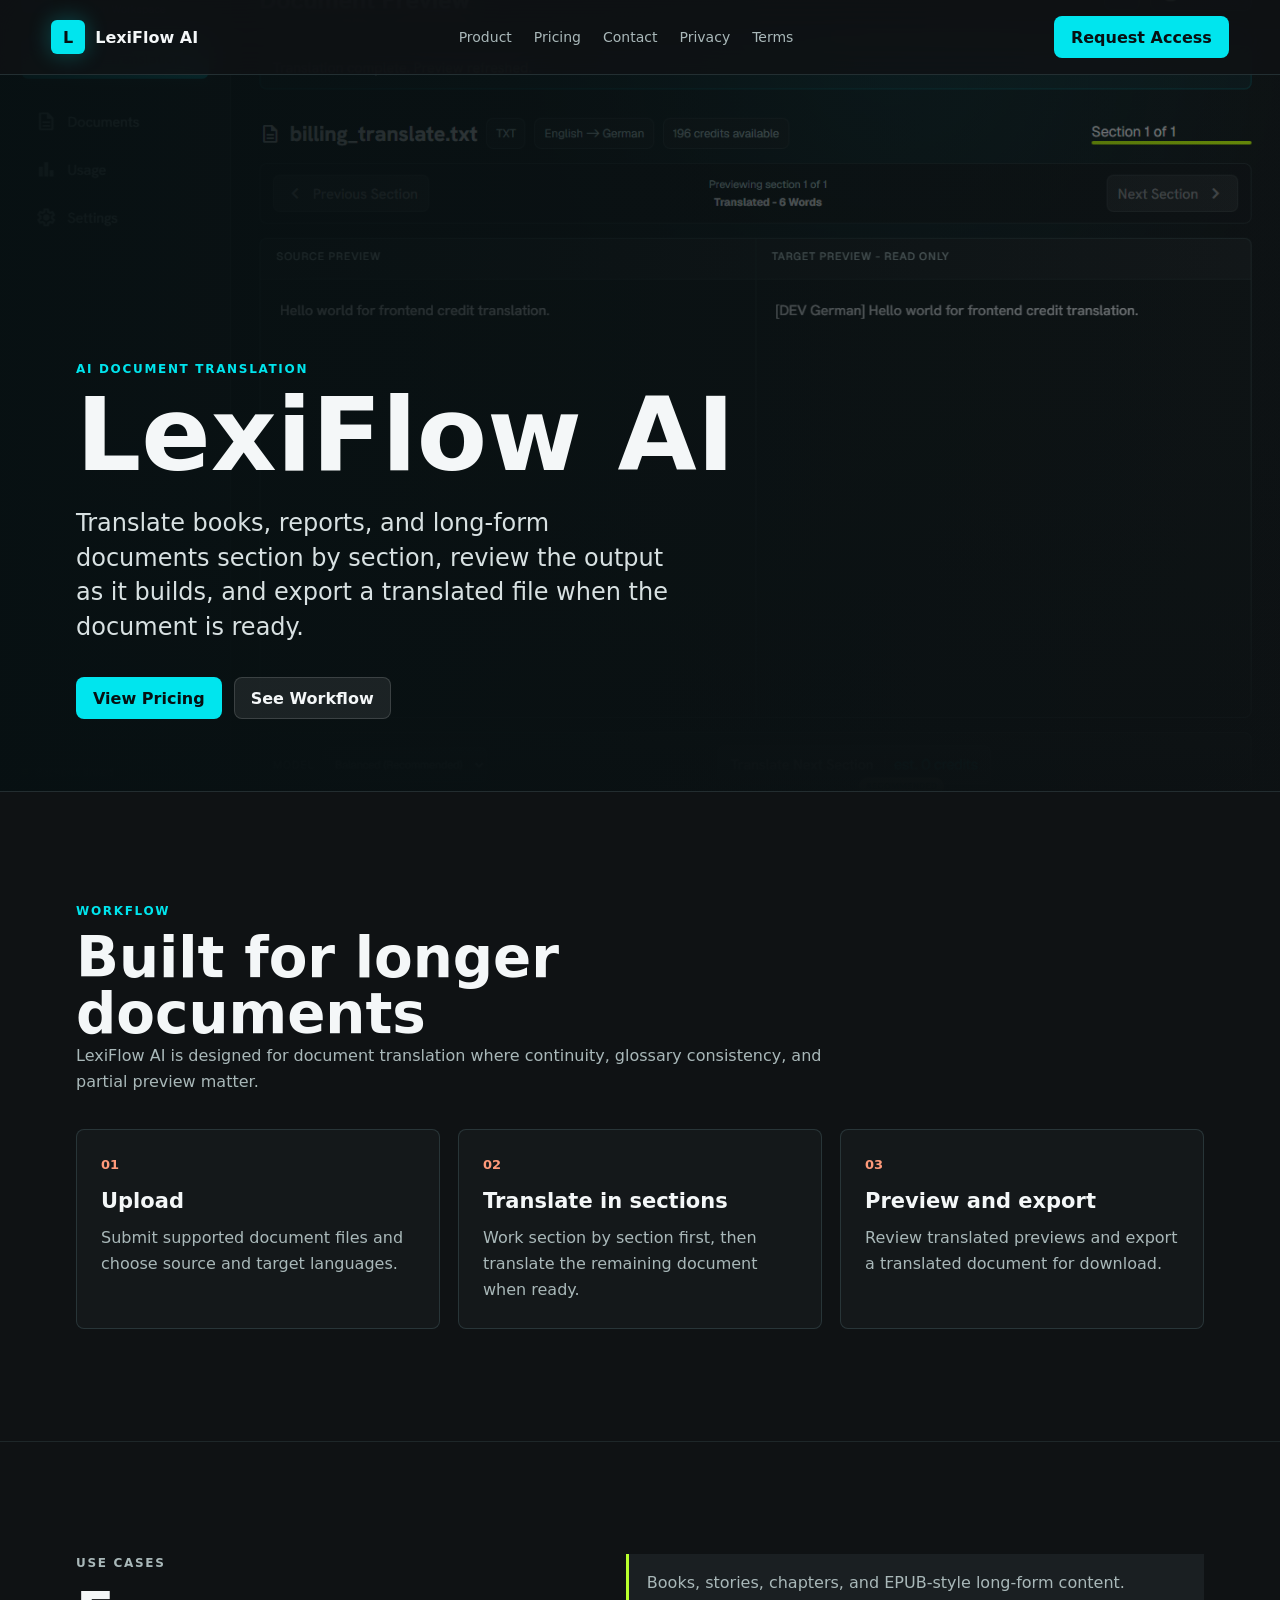
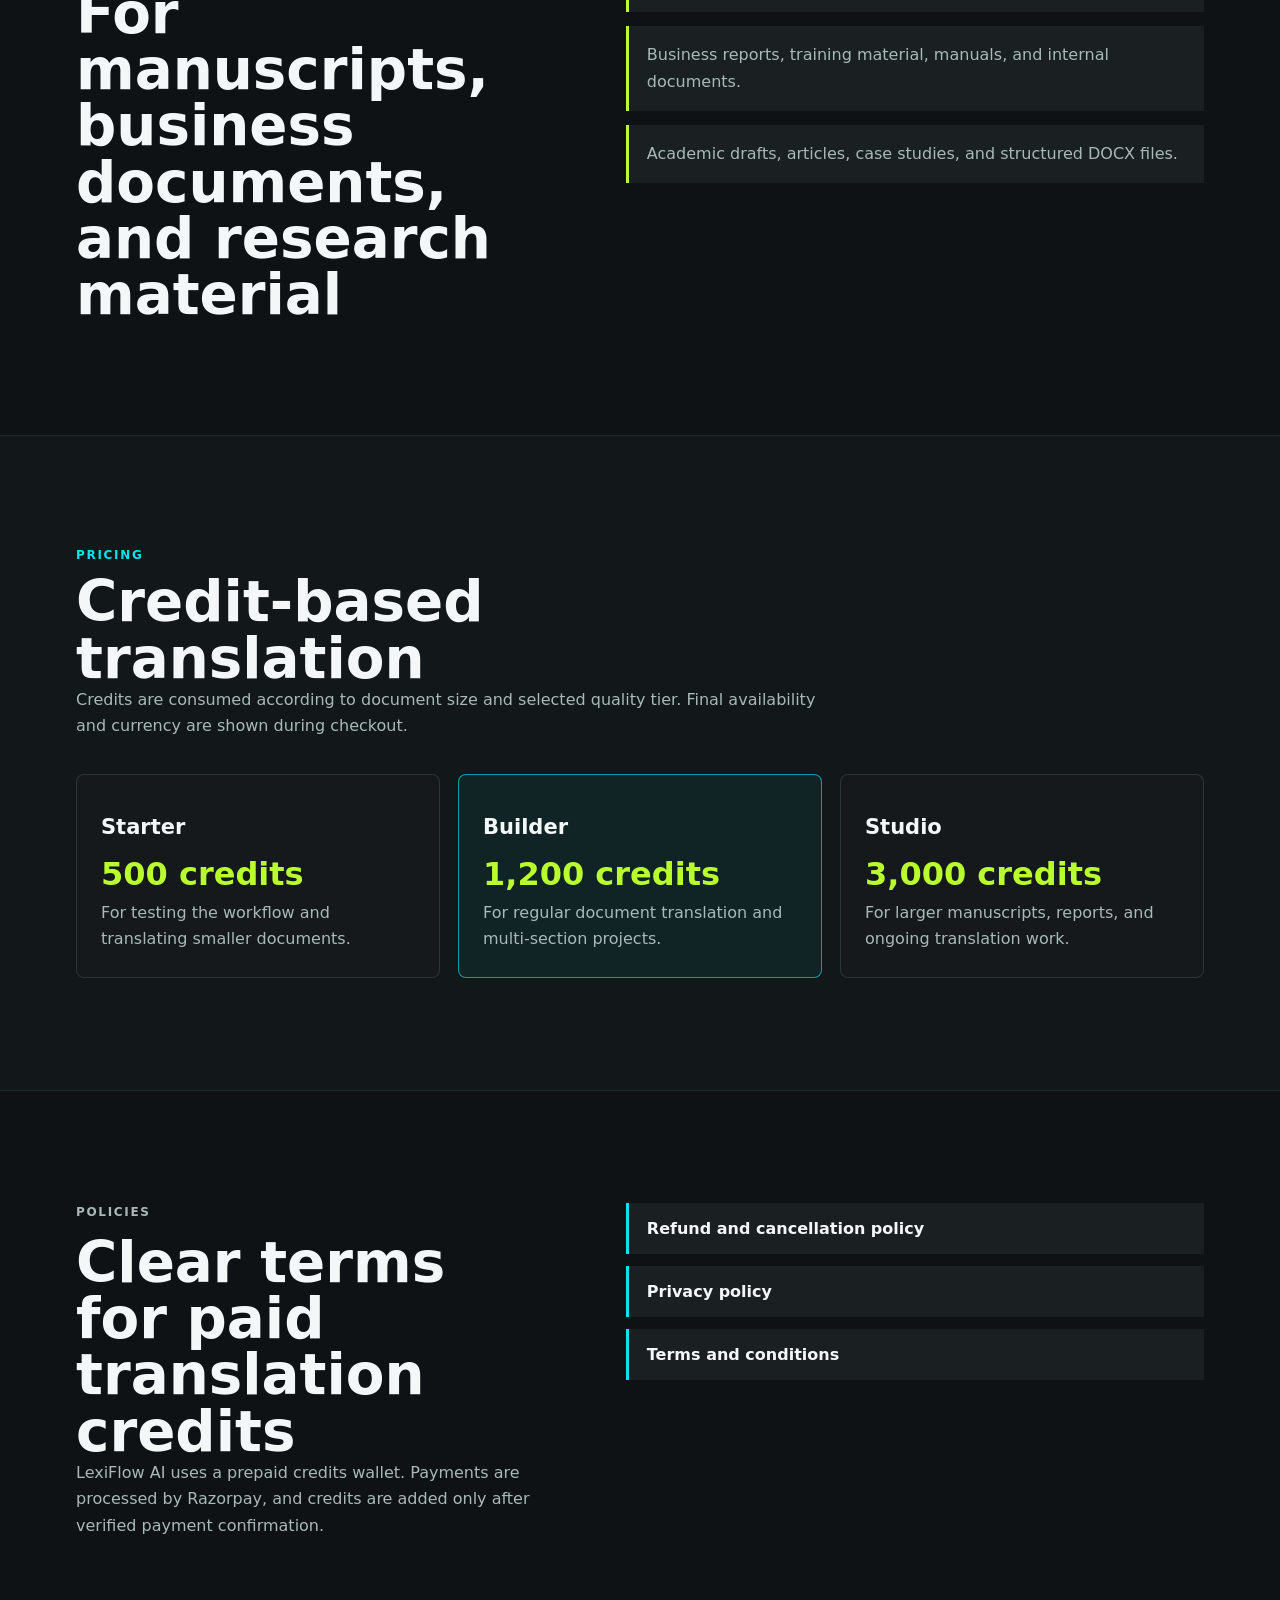
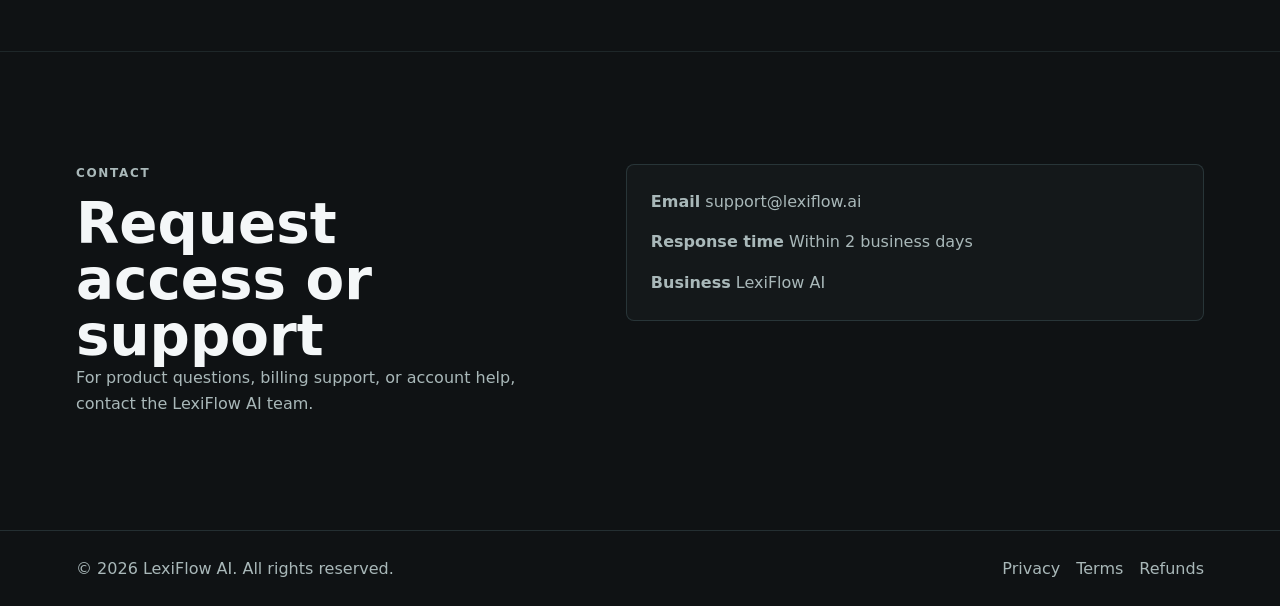
<file: landing/index.html>
<!doctype html>
<html lang="en">
  <head>
    <meta charset="utf-8" />
    <meta name="viewport" content="width=device-width, initial-scale=1" />
    <title>LexiFlow AI | Document Translation Workspace</title>
    <meta
      name="description"
      content="LexiFlow AI helps readers, authors, and teams translate long documents section by section with preview, export, and credit-based usage."
    />
    <link rel="stylesheet" href="./styles.css" />
  </head>
  <body>
    <header class="site-header">
      <a class="brand" href="./index.html" aria-label="LexiFlow AI home">
        <span class="brand-mark">L</span>
        <span>LexiFlow AI</span>
      </a>
      <nav class="nav-links" aria-label="Primary navigation">
        <a href="#product">Product</a>
        <a href="#pricing">Pricing</a>
        <a href="#contact">Contact</a>
        <a href="./privacy.html">Privacy</a>
        <a href="./terms.html">Terms</a>
      </nav>
      <a class="nav-cta" href="#contact">Request Access</a>
    </header>

    <main>
      <section class="hero" aria-label="LexiFlow AI overview">
        <img
          class="hero-media"
          src="./assets/product-workspace.png"
          alt="LexiFlow AI document translation workspace with source and translated preview panes"
        />
        <div class="hero-overlay"></div>
        <div class="hero-content">
          <p class="eyebrow">AI document translation</p>
          <h1>LexiFlow AI</h1>
          <p class="hero-copy">
            Translate books, reports, and long-form documents section by section,
            review the output as it builds, and export a translated file when the
            document is ready.
          </p>
          <div class="hero-actions">
            <a class="button primary" href="#pricing">View Pricing</a>
            <a class="button secondary" href="#product">See Workflow</a>
          </div>
        </div>
      </section>

      <section class="section product-band" id="product">
        <div class="section-heading">
          <p class="eyebrow">Workflow</p>
          <h2>Built for longer documents</h2>
          <p>
            LexiFlow AI is designed for document translation where continuity,
            glossary consistency, and partial preview matter.
          </p>
        </div>
        <div class="feature-grid">
          <article class="feature-card">
            <span>01</span>
            <h3>Upload</h3>
            <p>Submit supported document files and choose source and target languages.</p>
          </article>
          <article class="feature-card">
            <span>02</span>
            <h3>Translate in sections</h3>
            <p>Work section by section first, then translate the remaining document when ready.</p>
          </article>
          <article class="feature-card">
            <span>03</span>
            <h3>Preview and export</h3>
            <p>Review translated previews and export a translated document for download.</p>
          </article>
        </div>
      </section>

      <section class="section split-section">
        <div>
          <p class="eyebrow">Use cases</p>
          <h2>For manuscripts, business documents, and research material</h2>
        </div>
        <div class="use-list">
          <p>Books, stories, chapters, and EPUB-style long-form content.</p>
          <p>Business reports, training material, manuals, and internal documents.</p>
          <p>Academic drafts, articles, case studies, and structured DOCX files.</p>
        </div>
      </section>

      <section class="section pricing-band" id="pricing">
        <div class="section-heading">
          <p class="eyebrow">Pricing</p>
          <h2>Credit-based translation</h2>
          <p>
            Credits are consumed according to document size and selected quality
            tier. Final availability and currency are shown during checkout.
          </p>
        </div>
        <div class="pricing-grid">
          <article class="price-card">
            <h3>Starter</h3>
            <strong>500 credits</strong>
            <p>For testing the workflow and translating smaller documents.</p>
          </article>
          <article class="price-card highlighted">
            <h3>Builder</h3>
            <strong>1,200 credits</strong>
            <p>For regular document translation and multi-section projects.</p>
          </article>
          <article class="price-card">
            <h3>Studio</h3>
            <strong>3,000 credits</strong>
            <p>For larger manuscripts, reports, and ongoing translation work.</p>
          </article>
        </div>
      </section>

      <section class="section trust-section">
        <div class="trust-copy">
          <p class="eyebrow">Policies</p>
          <h2>Clear terms for paid translation credits</h2>
          <p>
            LexiFlow AI uses a prepaid credits wallet. Payments are processed by
            Razorpay, and credits are added only after verified payment confirmation.
          </p>
        </div>
        <div class="policy-links">
          <a href="./refund.html">Refund and cancellation policy</a>
          <a href="./privacy.html">Privacy policy</a>
          <a href="./terms.html">Terms and conditions</a>
        </div>
      </section>

      <section class="section contact-section" id="contact">
        <div>
          <p class="eyebrow">Contact</p>
          <h2>Request access or support</h2>
          <p>
            For product questions, billing support, or account help, contact the
            LexiFlow AI team.
          </p>
        </div>
        <div class="contact-card">
          <p><strong>Email</strong> support@lexiflow.ai</p>
          <p><strong>Response time</strong> Within 2 business days</p>
          <p><strong>Business</strong> LexiFlow AI</p>
        </div>
      </section>
    </main>

    <footer class="site-footer">
      <span>© 2026 LexiFlow AI. All rights reserved.</span>
      <span>
        <a href="./privacy.html">Privacy</a>
        <a href="./terms.html">Terms</a>
        <a href="./refund.html">Refunds</a>
      </span>
    </footer>
  </body>
</html>
</file>
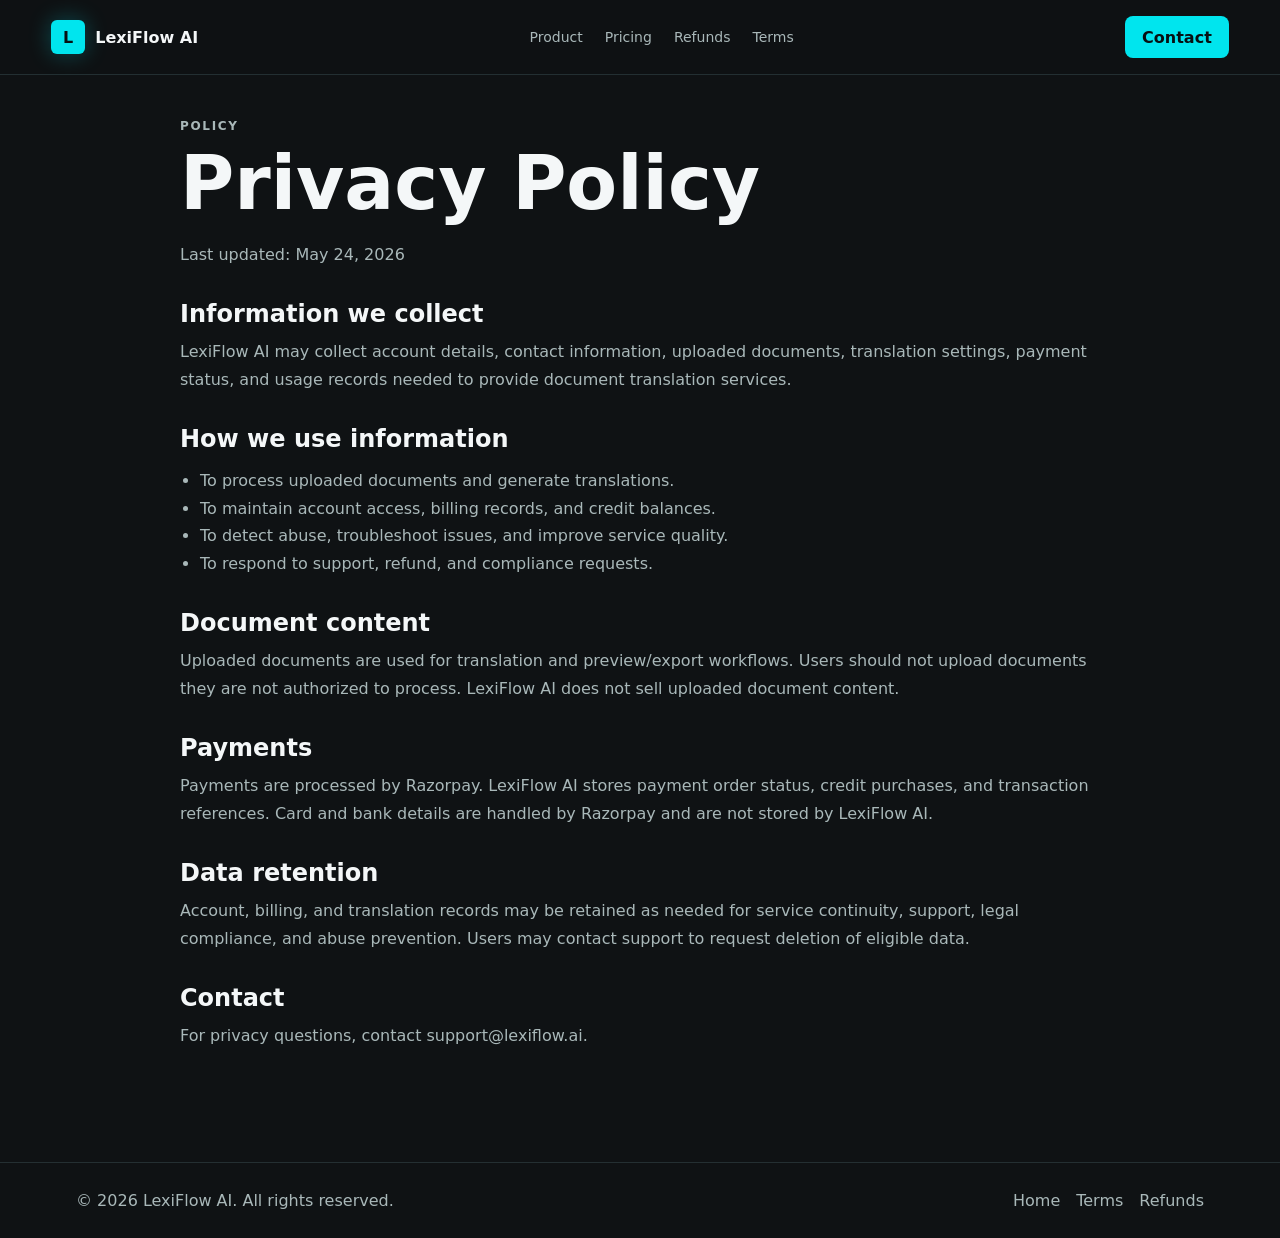
<file: landing/privacy.html>
<!doctype html>
<html lang="en">
  <head>
    <meta charset="utf-8" />
    <meta name="viewport" content="width=device-width, initial-scale=1" />
    <title>Privacy Policy | LexiFlow AI</title>
    <meta name="description" content="Privacy policy for LexiFlow AI." />
    <link rel="stylesheet" href="./styles.css" />
  </head>
  <body>
    <header class="site-header">
      <a class="brand" href="./index.html"><span class="brand-mark">L</span><span>LexiFlow AI</span></a>
      <nav class="nav-links" aria-label="Primary navigation">
        <a href="./index.html#product">Product</a>
        <a href="./index.html#pricing">Pricing</a>
        <a href="./refund.html">Refunds</a>
        <a href="./terms.html">Terms</a>
      </nav>
      <a class="nav-cta" href="./index.html#contact">Contact</a>
    </header>
    <main class="section policy-page">
      <article class="policy-document">
        <p class="eyebrow">Policy</p>
        <h1>Privacy Policy</h1>
        <p>Last updated: May 24, 2026</p>

        <h2>Information we collect</h2>
        <p>
          LexiFlow AI may collect account details, contact information, uploaded
          documents, translation settings, payment status, and usage records
          needed to provide document translation services.
        </p>

        <h2>How we use information</h2>
        <ul>
          <li>To process uploaded documents and generate translations.</li>
          <li>To maintain account access, billing records, and credit balances.</li>
          <li>To detect abuse, troubleshoot issues, and improve service quality.</li>
          <li>To respond to support, refund, and compliance requests.</li>
        </ul>

        <h2>Document content</h2>
        <p>
          Uploaded documents are used for translation and preview/export
          workflows. Users should not upload documents they are not authorized to
          process. LexiFlow AI does not sell uploaded document content.
        </p>

        <h2>Payments</h2>
        <p>
          Payments are processed by Razorpay. LexiFlow AI stores payment order
          status, credit purchases, and transaction references. Card and bank
          details are handled by Razorpay and are not stored by LexiFlow AI.
        </p>

        <h2>Data retention</h2>
        <p>
          Account, billing, and translation records may be retained as needed for
          service continuity, support, legal compliance, and abuse prevention.
          Users may contact support to request deletion of eligible data.
        </p>

        <h2>Contact</h2>
        <p>
          For privacy questions, contact support@lexiflow.ai.
        </p>
      </article>
    </main>
    <footer class="site-footer">
      <span>© 2026 LexiFlow AI. All rights reserved.</span>
      <span><a href="./index.html">Home</a><a href="./terms.html">Terms</a><a href="./refund.html">Refunds</a></span>
    </footer>
  </body>
</html>
</file>
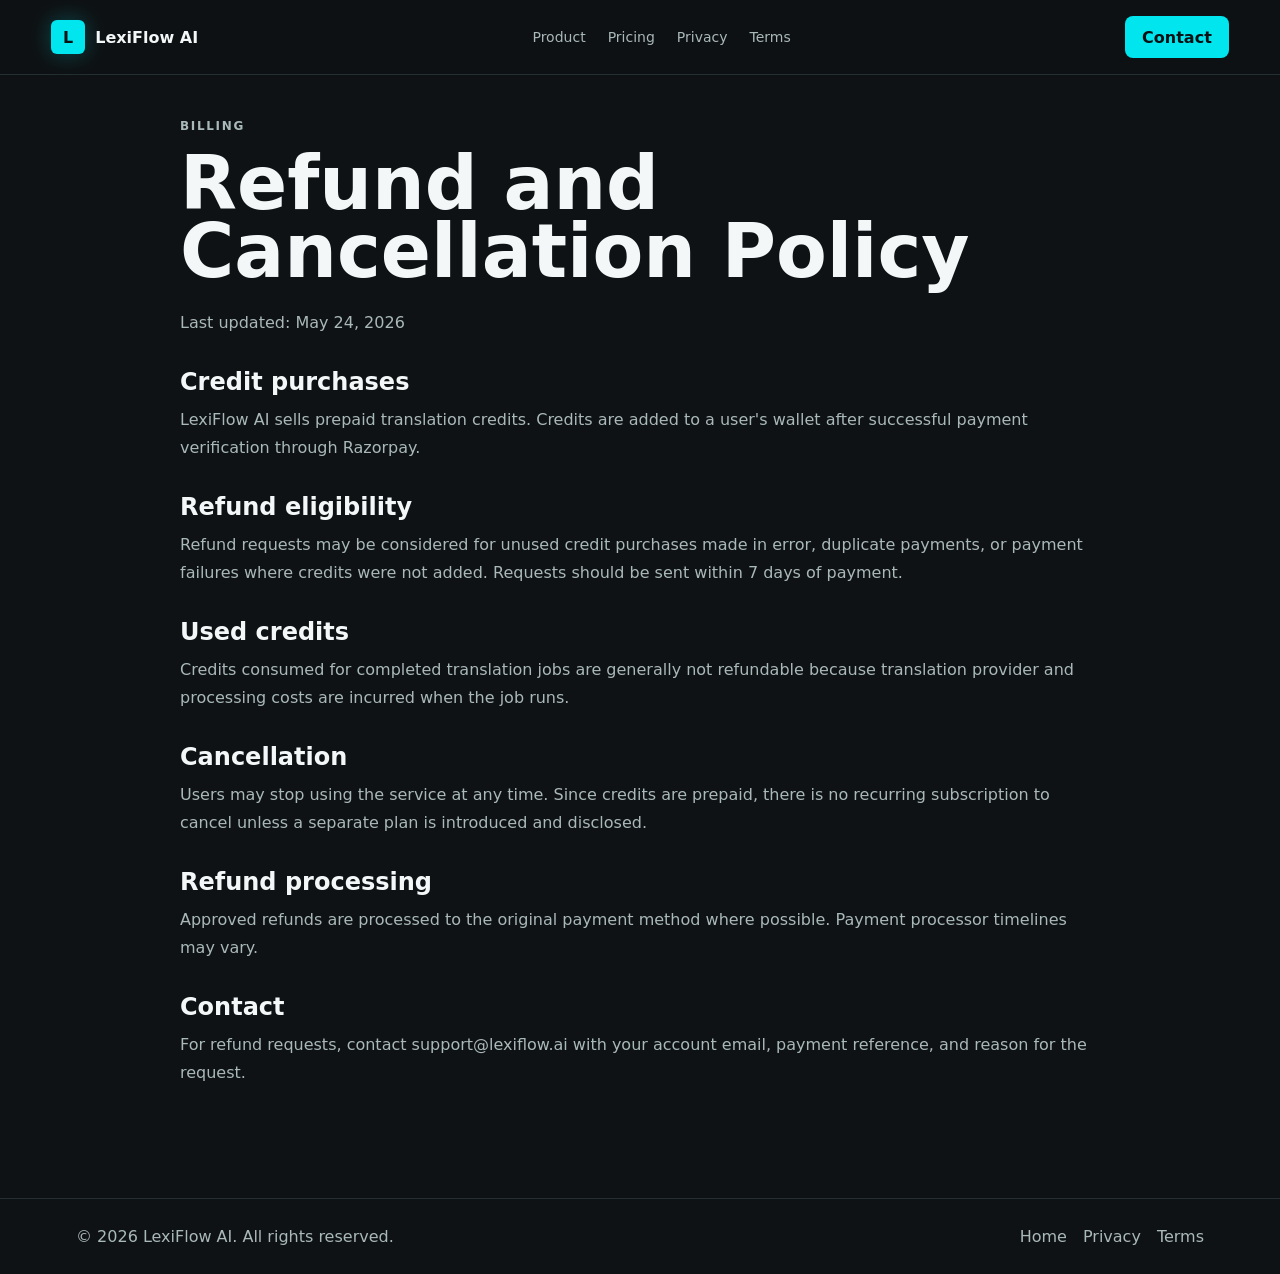
<file: landing/refund.html>
<!doctype html>
<html lang="en">
  <head>
    <meta charset="utf-8" />
    <meta name="viewport" content="width=device-width, initial-scale=1" />
    <title>Refund and Cancellation Policy | LexiFlow AI</title>
    <meta name="description" content="Refund and cancellation policy for LexiFlow AI." />
    <link rel="stylesheet" href="./styles.css" />
  </head>
  <body>
    <header class="site-header">
      <a class="brand" href="./index.html"><span class="brand-mark">L</span><span>LexiFlow AI</span></a>
      <nav class="nav-links" aria-label="Primary navigation">
        <a href="./index.html#product">Product</a>
        <a href="./index.html#pricing">Pricing</a>
        <a href="./privacy.html">Privacy</a>
        <a href="./terms.html">Terms</a>
      </nav>
      <a class="nav-cta" href="./index.html#contact">Contact</a>
    </header>
    <main class="section policy-page">
      <article class="policy-document">
        <p class="eyebrow">Billing</p>
        <h1>Refund and Cancellation Policy</h1>
        <p>Last updated: May 24, 2026</p>

        <h2>Credit purchases</h2>
        <p>
          LexiFlow AI sells prepaid translation credits. Credits are added to a
          user's wallet after successful payment verification through Razorpay.
        </p>

        <h2>Refund eligibility</h2>
        <p>
          Refund requests may be considered for unused credit purchases made in
          error, duplicate payments, or payment failures where credits were not
          added. Requests should be sent within 7 days of payment.
        </p>

        <h2>Used credits</h2>
        <p>
          Credits consumed for completed translation jobs are generally not
          refundable because translation provider and processing costs are
          incurred when the job runs.
        </p>

        <h2>Cancellation</h2>
        <p>
          Users may stop using the service at any time. Since credits are prepaid,
          there is no recurring subscription to cancel unless a separate plan is
          introduced and disclosed.
        </p>

        <h2>Refund processing</h2>
        <p>
          Approved refunds are processed to the original payment method where
          possible. Payment processor timelines may vary.
        </p>

        <h2>Contact</h2>
        <p>
          For refund requests, contact support@lexiflow.ai with your account
          email, payment reference, and reason for the request.
        </p>
      </article>
    </main>
    <footer class="site-footer">
      <span>© 2026 LexiFlow AI. All rights reserved.</span>
      <span><a href="./index.html">Home</a><a href="./privacy.html">Privacy</a><a href="./terms.html">Terms</a></span>
    </footer>
  </body>
</html>
</file>
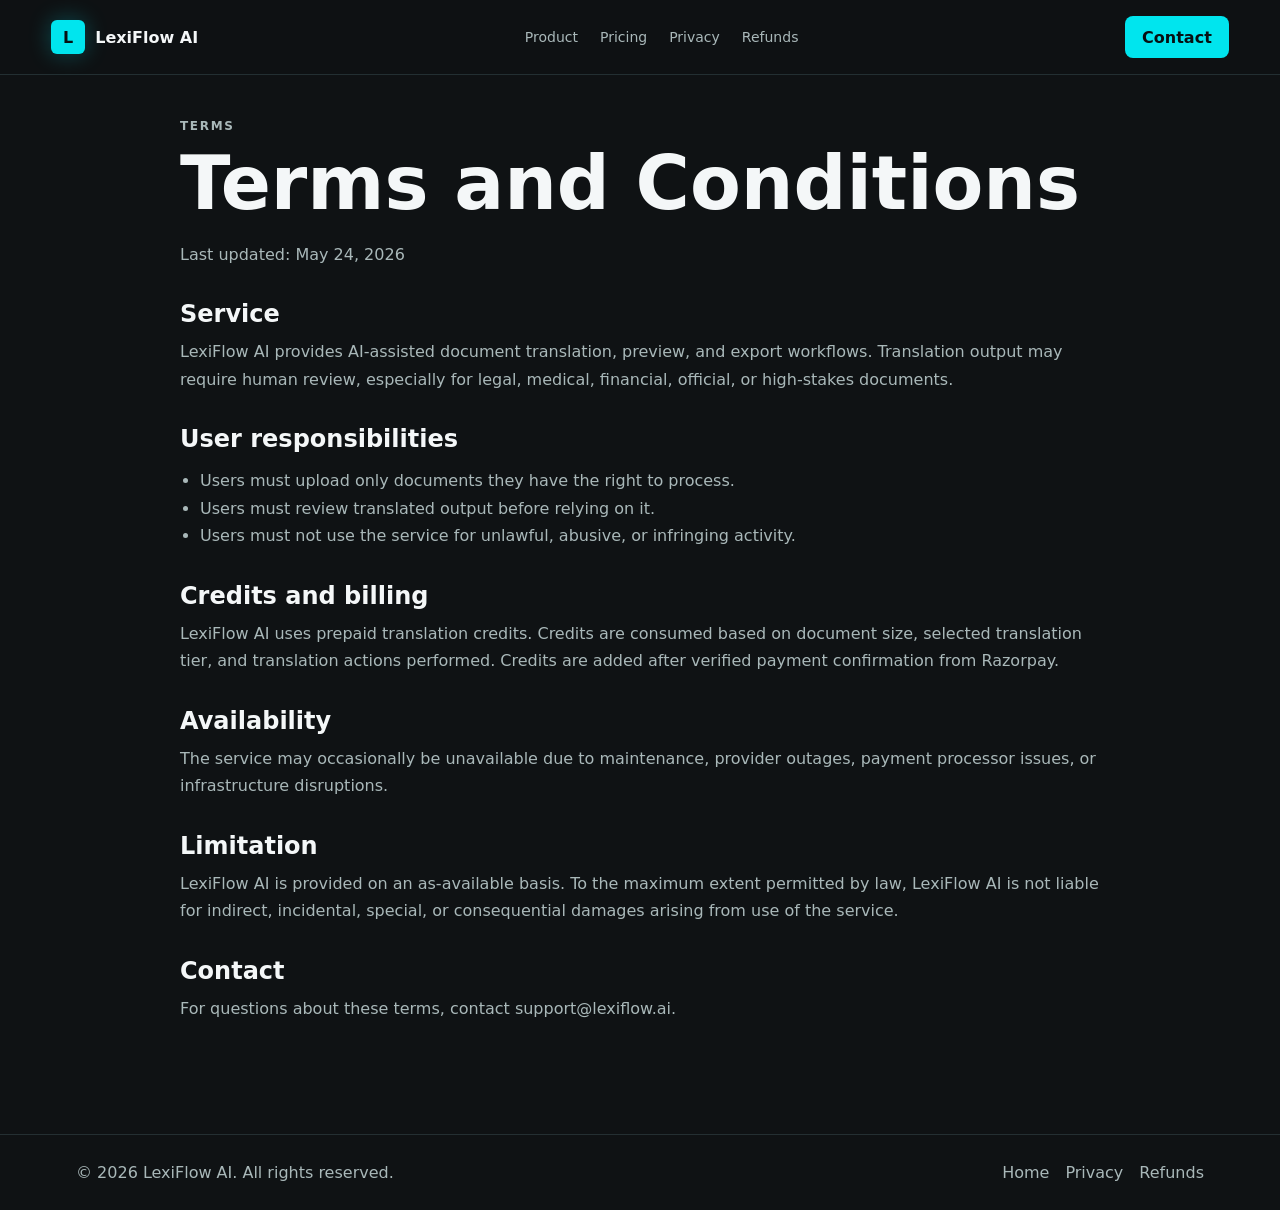
<file: landing/terms.html>
<!doctype html>
<html lang="en">
  <head>
    <meta charset="utf-8" />
    <meta name="viewport" content="width=device-width, initial-scale=1" />
    <title>Terms and Conditions | LexiFlow AI</title>
    <meta name="description" content="Terms and conditions for LexiFlow AI." />
    <link rel="stylesheet" href="./styles.css" />
  </head>
  <body>
    <header class="site-header">
      <a class="brand" href="./index.html"><span class="brand-mark">L</span><span>LexiFlow AI</span></a>
      <nav class="nav-links" aria-label="Primary navigation">
        <a href="./index.html#product">Product</a>
        <a href="./index.html#pricing">Pricing</a>
        <a href="./privacy.html">Privacy</a>
        <a href="./refund.html">Refunds</a>
      </nav>
      <a class="nav-cta" href="./index.html#contact">Contact</a>
    </header>
    <main class="section policy-page">
      <article class="policy-document">
        <p class="eyebrow">Terms</p>
        <h1>Terms and Conditions</h1>
        <p>Last updated: May 24, 2026</p>

        <h2>Service</h2>
        <p>
          LexiFlow AI provides AI-assisted document translation, preview, and
          export workflows. Translation output may require human review,
          especially for legal, medical, financial, official, or high-stakes
          documents.
        </p>

        <h2>User responsibilities</h2>
        <ul>
          <li>Users must upload only documents they have the right to process.</li>
          <li>Users must review translated output before relying on it.</li>
          <li>Users must not use the service for unlawful, abusive, or infringing activity.</li>
        </ul>

        <h2>Credits and billing</h2>
        <p>
          LexiFlow AI uses prepaid translation credits. Credits are consumed
          based on document size, selected translation tier, and translation
          actions performed. Credits are added after verified payment
          confirmation from Razorpay.
        </p>

        <h2>Availability</h2>
        <p>
          The service may occasionally be unavailable due to maintenance,
          provider outages, payment processor issues, or infrastructure
          disruptions.
        </p>

        <h2>Limitation</h2>
        <p>
          LexiFlow AI is provided on an as-available basis. To the maximum extent
          permitted by law, LexiFlow AI is not liable for indirect, incidental,
          special, or consequential damages arising from use of the service.
        </p>

        <h2>Contact</h2>
        <p>For questions about these terms, contact support@lexiflow.ai.</p>
      </article>
    </main>
    <footer class="site-footer">
      <span>© 2026 LexiFlow AI. All rights reserved.</span>
      <span><a href="./index.html">Home</a><a href="./privacy.html">Privacy</a><a href="./refund.html">Refunds</a></span>
    </footer>
  </body>
</html>
</file>
<file: landing/styles.css>
:root {
  color-scheme: dark;
  --bg: #0f1214;
  --panel: #171b1e;
  --panel-strong: #202528;
  --text: #f4f7f8;
  --muted: #a9b8b9;
  --line: #314043;
  --cyan: #00e5ee;
  --lime: #b8ff2d;
  --coral: #ff9a7a;
  --ink: #071012;
  --radius: 8px;
}

* {
  box-sizing: border-box;
}

html {
  scroll-behavior: smooth;
}

body {
  margin: 0;
  background: var(--bg);
  color: var(--text);
  font-family: Inter, ui-sans-serif, system-ui, -apple-system, BlinkMacSystemFont,
    "Segoe UI", sans-serif;
}

a {
  color: inherit;
  text-decoration: none;
}

.site-header {
  position: fixed;
  inset: 0 0 auto;
  z-index: 20;
  min-height: 72px;
  display: flex;
  align-items: center;
  justify-content: space-between;
  gap: 24px;
  padding: 16px clamp(18px, 4vw, 56px);
  background: rgba(15, 18, 20, 0.82);
  border-bottom: 1px solid rgba(49, 64, 67, 0.65);
  backdrop-filter: blur(18px);
}

.brand,
.nav-links,
.hero-actions,
.site-footer span,
.policy-links {
  display: flex;
  align-items: center;
}

.brand {
  gap: 10px;
  font-weight: 800;
  letter-spacing: 0;
}

.brand-mark {
  width: 34px;
  height: 34px;
  display: grid;
  place-items: center;
  border-radius: 6px;
  background: var(--cyan);
  color: var(--ink);
  box-shadow: 0 0 22px rgba(0, 229, 238, 0.28);
}

.nav-links {
  gap: 22px;
  color: var(--muted);
  font-size: 14px;
}

.nav-links a:hover,
.site-footer a:hover {
  color: var(--cyan);
}

.nav-cta,
.button {
  border: 1px solid rgba(255, 255, 255, 0.14);
  border-radius: var(--radius);
  display: inline-flex;
  align-items: center;
  justify-content: center;
  min-height: 42px;
  padding: 10px 16px;
  font-weight: 800;
}

.nav-cta,
.button.primary {
  background: var(--cyan);
  color: var(--ink);
  border-color: transparent;
}

.button.secondary {
  background: rgba(244, 247, 248, 0.08);
  color: var(--text);
}

.hero {
  position: relative;
  min-height: 88vh;
  display: flex;
  align-items: flex-end;
  padding: 132px clamp(20px, 6vw, 76px) 72px;
  overflow: hidden;
  border-bottom: 1px solid rgba(49, 64, 67, 0.6);
}

.hero-media {
  position: absolute;
  inset: 0;
  width: 100%;
  height: 100%;
  object-fit: cover;
  object-position: 52% 34%;
  opacity: 0.82;
}

.hero-overlay {
  position: absolute;
  inset: 0;
  background:
    linear-gradient(90deg, rgba(7, 16, 18, 0.96) 0%, rgba(7, 16, 18, 0.74) 42%, rgba(7, 16, 18, 0.28) 100%),
    linear-gradient(0deg, rgba(15, 18, 20, 0.98) 0%, rgba(15, 18, 20, 0.1) 48%);
}

.hero-content {
  position: relative;
  z-index: 2;
  width: min(680px, 100%);
}

.eyebrow {
  color: var(--cyan);
  font-size: 12px;
  font-weight: 800;
  letter-spacing: 0.14em;
  text-transform: uppercase;
  margin: 0 0 12px;
}

h1,
h2,
h3,
p {
  margin: 0;
}

h1 {
  font-size: clamp(54px, 8vw, 112px);
  line-height: 0.92;
  letter-spacing: 0;
}

h2 {
  font-size: clamp(32px, 4.4vw, 58px);
  line-height: 1;
  letter-spacing: 0;
}

h3 {
  font-size: 21px;
  line-height: 1.2;
}

.hero-copy {
  max-width: 600px;
  margin-top: 24px;
  color: #d8e1e2;
  font-size: clamp(18px, 2vw, 24px);
  line-height: 1.45;
}

.hero-actions {
  gap: 12px;
  flex-wrap: wrap;
  margin-top: 32px;
}

.section {
  padding: clamp(64px, 9vw, 112px) clamp(20px, 6vw, 76px);
}

.section-heading {
  max-width: 760px;
  margin-bottom: 34px;
}

.section-heading p:last-child,
.split-section p,
.trust-copy p,
.contact-section p,
.feature-card p,
.price-card p {
  color: var(--muted);
  line-height: 1.65;
}

.feature-grid,
.pricing-grid {
  display: grid;
  grid-template-columns: repeat(3, minmax(0, 1fr));
  gap: 18px;
}

.feature-card,
.price-card,
.contact-card {
  border: 1px solid rgba(49, 64, 67, 0.74);
  border-radius: var(--radius);
  background: rgba(23, 27, 30, 0.76);
  padding: 24px;
}

.feature-card span {
  color: var(--coral);
  font-weight: 900;
  font-size: 13px;
}

.feature-card h3,
.price-card h3 {
  margin: 16px 0 10px;
}

.split-section,
.trust-section,
.contact-section {
  display: grid;
  grid-template-columns: minmax(0, 0.9fr) minmax(0, 1.1fr);
  gap: clamp(28px, 6vw, 80px);
  align-items: start;
  border-top: 1px solid rgba(49, 64, 67, 0.46);
}

.use-list {
  display: grid;
  gap: 14px;
}

.use-list p,
.policy-links a {
  border-left: 3px solid var(--lime);
  background: rgba(32, 37, 40, 0.7);
  padding: 16px 18px;
}

.pricing-band {
  border-top: 1px solid rgba(49, 64, 67, 0.46);
  background: #121719;
}

.price-card strong {
  display: block;
  margin: 18px 0 10px;
  font-size: 32px;
  line-height: 1;
  color: var(--lime);
}

.price-card.highlighted {
  border-color: rgba(0, 229, 238, 0.64);
  background: rgba(0, 229, 238, 0.06);
}

.policy-links {
  align-items: stretch;
  flex-direction: column;
  gap: 12px;
}

.policy-links a {
  border-left-color: var(--cyan);
  font-weight: 800;
}

.contact-card {
  display: grid;
  gap: 14px;
}

.site-footer {
  display: flex;
  justify-content: space-between;
  gap: 20px;
  padding: 28px clamp(20px, 6vw, 76px);
  color: var(--muted);
  border-top: 1px solid rgba(49, 64, 67, 0.65);
}

.site-footer span {
  gap: 16px;
  flex-wrap: wrap;
}

.policy-page {
  padding-top: 116px;
}

.policy-document {
  max-width: 920px;
  margin: 0 auto;
}

.policy-document h1 {
  font-size: clamp(42px, 6vw, 74px);
  margin-bottom: 24px;
}

.policy-document h2 {
  font-size: 24px;
  margin: 34px 0 12px;
}

.policy-document p,
.policy-document li {
  color: var(--muted);
  line-height: 1.72;
}

.policy-document ul {
  padding-left: 20px;
}

@media (max-width: 920px) {
  .nav-links {
    display: none;
  }

  .feature-grid,
  .pricing-grid,
  .split-section,
  .trust-section,
  .contact-section {
    grid-template-columns: 1fr;
  }

  .hero {
    min-height: 86vh;
  }

  .site-footer {
    flex-direction: column;
  }
}

@media (max-width: 560px) {
  .site-header {
    position: sticky;
  }

  .nav-cta {
    display: none;
  }

  .hero {
    padding-top: 84px;
  }
}
</file>
